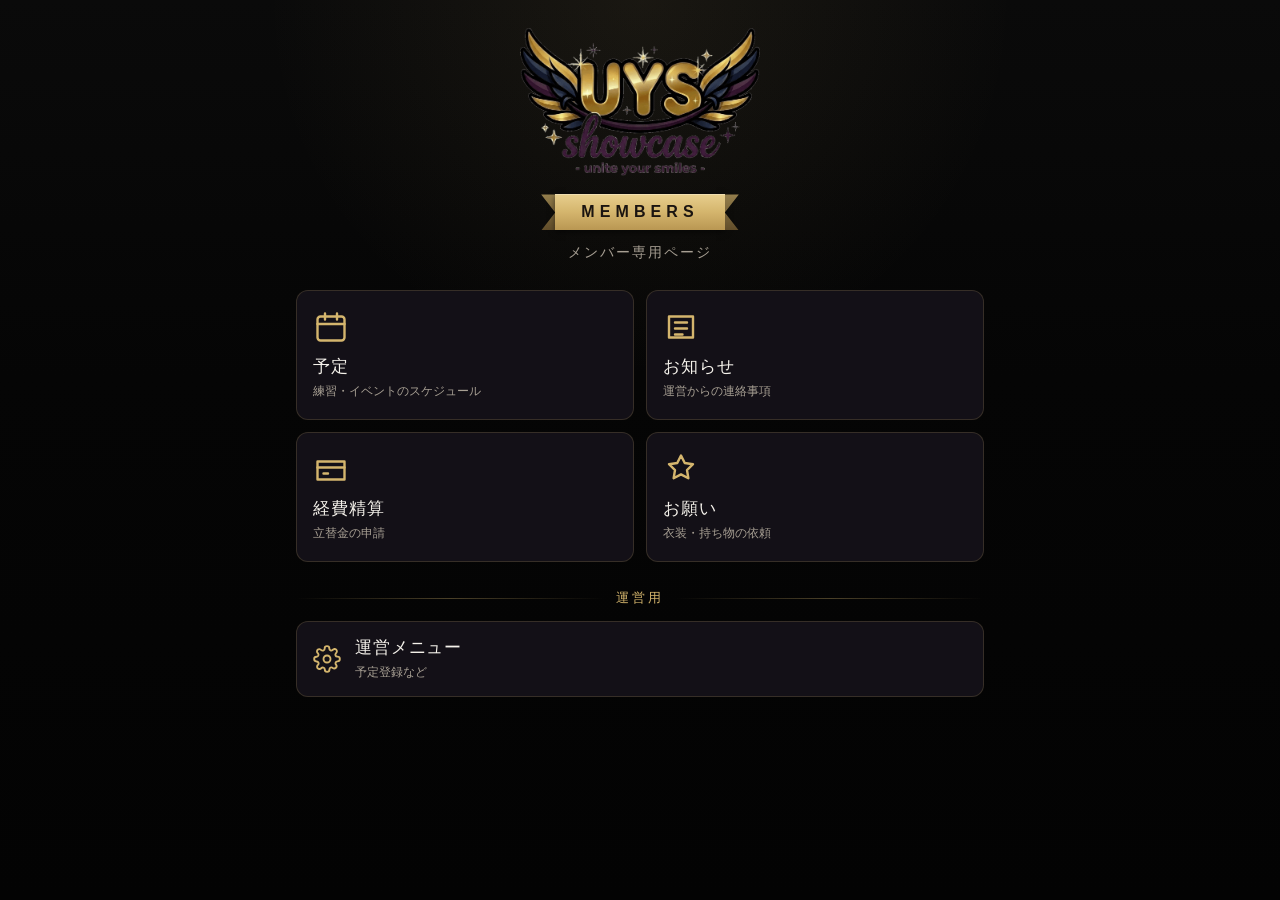
<file: members/index.html>
<!doctype html>
<html lang="ja">
<head>
  <meta charset="utf-8">
  <title>メンバー | UYSshowcase</title>
  <meta name="viewport" content="width=device-width, initial-scale=1">
  <meta name="robots" content="noindex, nofollow">
  <link rel="stylesheet" href="/members/_shared.css">
</head>
<body>
  <main>
    <header class="app-header">
      <img class="app-logo" src="/assets/logo.png" alt="UYSshowcase">
      <div class="ribbon-title">
        <span class="ribbon-inner">MEMBERS</span>
      </div>
      <p class="subtitle">メンバー専用ページ</p>
    </header>

    <section class="tiles">
      <a class="tile" href="/members/schedule/">
        <div class="tile-icon">
          <svg viewBox="0 0 24 24" fill="none" stroke="currentColor" stroke-width="1.6" stroke-linecap="round" stroke-linejoin="round">
            <rect x="3" y="5" width="18" height="16" rx="2"/>
            <path d="M3 10h18M8 3v4M16 3v4"/>
          </svg>
        </div>
        <div class="tile-body">
          <div class="tile-title">予定</div>
          <div class="tile-desc">練習・イベントのスケジュール</div>
        </div>
      </a>

      <a class="tile" href="/members/news/">
        <div class="tile-icon">
          <svg viewBox="0 0 24 24" fill="none" stroke="currentColor" stroke-width="1.6" stroke-linecap="round" stroke-linejoin="round">
            <path d="M4 5h16v14H4z"/>
            <path d="M8 9h8M8 13h8M8 17h5"/>
          </svg>
        </div>
        <div class="tile-body">
          <div class="tile-title">お知らせ</div>
          <div class="tile-desc">運営からの連絡事項</div>
        </div>
      </a>

      <a class="tile" href="/members/expense/">
        <div class="tile-icon">
          <svg viewBox="0 0 24 24" fill="none" stroke="currentColor" stroke-width="1.6" stroke-linecap="round" stroke-linejoin="round">
            <path d="M3 7h18v12H3z"/>
            <path d="M3 11h18M7 15h3"/>
          </svg>
        </div>
        <div class="tile-body">
          <div class="tile-title">経費精算</div>
          <div class="tile-desc">立替金の申請</div>
        </div>
      </a>

      <a class="tile" href="/members/request/">
        <div class="tile-icon">
          <svg viewBox="0 0 24 24" fill="none" stroke="currentColor" stroke-width="1.6" stroke-linecap="round" stroke-linejoin="round">
            <path d="M12 3l2.5 5 5.5.8-4 3.9.9 5.5L12 15.6 7.1 18.2 8 12.7 4 8.8 9.5 8z"/>
          </svg>
        </div>
        <div class="tile-body">
          <div class="tile-title">お願い</div>
          <div class="tile-desc">衣装・持ち物の依頼</div>
        </div>
      </a>
    </section>

    <section class="admin-section">
      <div class="section-label">運営用</div>
      <a class="tile tile-compact" href="/members/admin/">
        <div class="tile-icon">
          <svg viewBox="0 0 24 24" fill="none" stroke="currentColor" stroke-width="1.6" stroke-linecap="round" stroke-linejoin="round">
            <circle cx="12" cy="12" r="3"/>
            <path d="M19.4 15a1.7 1.7 0 00.3 1.8l.1.1a2 2 0 01-2.8 2.8l-.1-.1a1.7 1.7 0 00-1.8-.3 1.7 1.7 0 00-1 1.5V21a2 2 0 01-4 0v-.1a1.7 1.7 0 00-1.1-1.5 1.7 1.7 0 00-1.8.3l-.1.1a2 2 0 11-2.8-2.8l.1-.1a1.7 1.7 0 00.3-1.8 1.7 1.7 0 00-1.5-1H3a2 2 0 010-4h.1a1.7 1.7 0 001.5-1.1 1.7 1.7 0 00-.3-1.8l-.1-.1a2 2 0 112.8-2.8l.1.1a1.7 1.7 0 001.8.3h.1a1.7 1.7 0 001-1.5V3a2 2 0 014 0v.1a1.7 1.7 0 001 1.5 1.7 1.7 0 001.8-.3l.1-.1a2 2 0 112.8 2.8l-.1.1a1.7 1.7 0 00-.3 1.8v.1a1.7 1.7 0 001.5 1H21a2 2 0 010 4h-.1a1.7 1.7 0 00-1.5 1z"/>
          </svg>
        </div>
        <div class="tile-body">
          <div class="tile-title">運営メニュー</div>
          <div class="tile-desc">予定登録など</div>
        </div>
      </a>
    </section>
  </main>
</body>
</html>
</file>
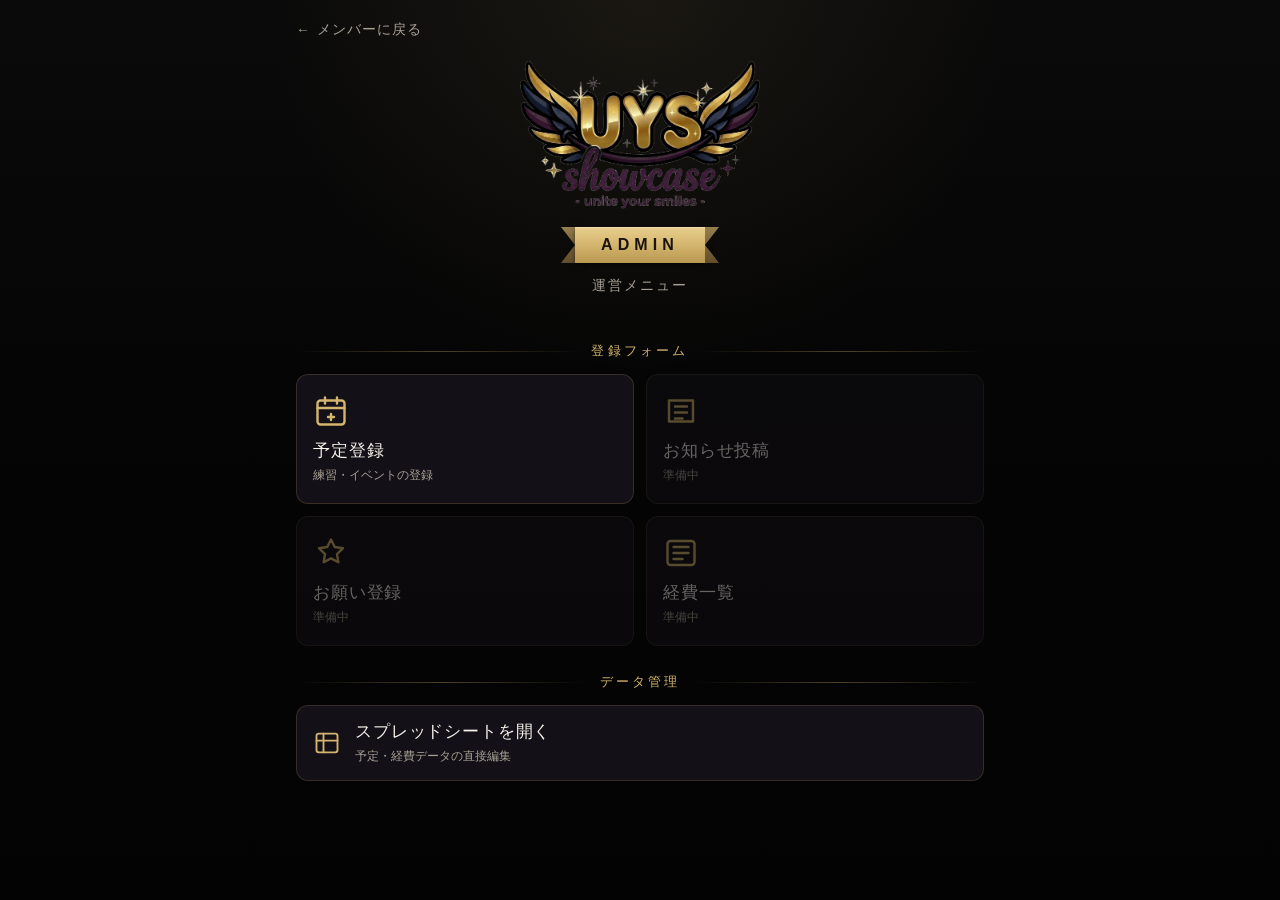
<file: members/admin/index.html>
<!doctype html>
<html lang="ja">
<head>
  <meta charset="utf-8">
  <title>運営メニュー | UYSshowcase</title>
  <meta name="viewport" content="width=device-width, initial-scale=1">
  <meta name="robots" content="noindex, nofollow">
  <link rel="stylesheet" href="/members/_shared.css">
</head>
<body>
  <main>
    <a class="back-link" href="/members/">メンバーに戻る</a>

    <header class="app-header">
      <img class="app-logo" src="/assets/logo.png" alt="UYSshowcase">
      <div class="ribbon-title">
        <span class="ribbon-inner">ADMIN</span>
      </div>
      <p class="subtitle">運営メニュー</p>
    </header>

    <div class="section-label">登録フォーム</div>
    <section class="tiles">
      <a class="tile" href="/members/admin/schedule/">
        <div class="tile-icon">
          <svg viewBox="0 0 24 24" fill="none" stroke="currentColor" stroke-width="1.6" stroke-linecap="round" stroke-linejoin="round">
            <rect x="3" y="5" width="18" height="16" rx="2"/>
            <path d="M3 10h18M8 3v4M16 3v4M12 14v4M10 16h4"/>
          </svg>
        </div>
        <div class="tile-body">
          <div class="tile-title">予定登録</div>
          <div class="tile-desc">練習・イベントの登録</div>
        </div>
      </a>

      <div class="tile" style="opacity: 0.4; pointer-events: none;">
        <div class="tile-icon">
          <svg viewBox="0 0 24 24" fill="none" stroke="currentColor" stroke-width="1.6" stroke-linecap="round" stroke-linejoin="round">
            <path d="M4 5h16v14H4z"/>
            <path d="M8 9h8M8 13h8M8 17h5"/>
          </svg>
        </div>
        <div class="tile-body">
          <div class="tile-title">お知らせ投稿</div>
          <div class="tile-desc">準備中</div>
        </div>
      </div>

      <div class="tile" style="opacity: 0.4; pointer-events: none;">
        <div class="tile-icon">
          <svg viewBox="0 0 24 24" fill="none" stroke="currentColor" stroke-width="1.6" stroke-linecap="round" stroke-linejoin="round">
            <path d="M12 3l2.5 5 5.5.8-4 3.9.9 5.5L12 15.6 7.1 18.2 8 12.7 4 8.8 9.5 8z"/>
          </svg>
        </div>
        <div class="tile-body">
          <div class="tile-title">お願い登録</div>
          <div class="tile-desc">準備中</div>
        </div>
      </div>

      <div class="tile" style="opacity: 0.4; pointer-events: none;">
        <div class="tile-icon">
          <svg viewBox="0 0 24 24" fill="none" stroke="currentColor" stroke-width="1.6" stroke-linecap="round" stroke-linejoin="round">
            <rect x="3" y="4" width="18" height="16" rx="2"/>
            <path d="M7 8h10M7 12h10M7 16h6"/>
          </svg>
        </div>
        <div class="tile-body">
          <div class="tile-title">経費一覧</div>
          <div class="tile-desc">準備中</div>
        </div>
      </div>
    </section>

    <div class="section-label">データ管理</div>
    <a class="tile tile-compact" target="_blank" rel="noopener"
       href="https://docs.google.com/spreadsheets/d/">
      <div class="tile-icon">
        <svg viewBox="0 0 24 24" fill="none" stroke="currentColor" stroke-width="1.6" stroke-linecap="round" stroke-linejoin="round">
          <rect x="3" y="4" width="18" height="16" rx="2"/>
          <path d="M3 10h18M9 4v16"/>
        </svg>
      </div>
      <div class="tile-body">
        <div class="tile-title">スプレッドシートを開く</div>
        <div class="tile-desc">予定・経費データの直接編集</div>
      </div>
    </a>
  </main>
</body>
</html>
</file>
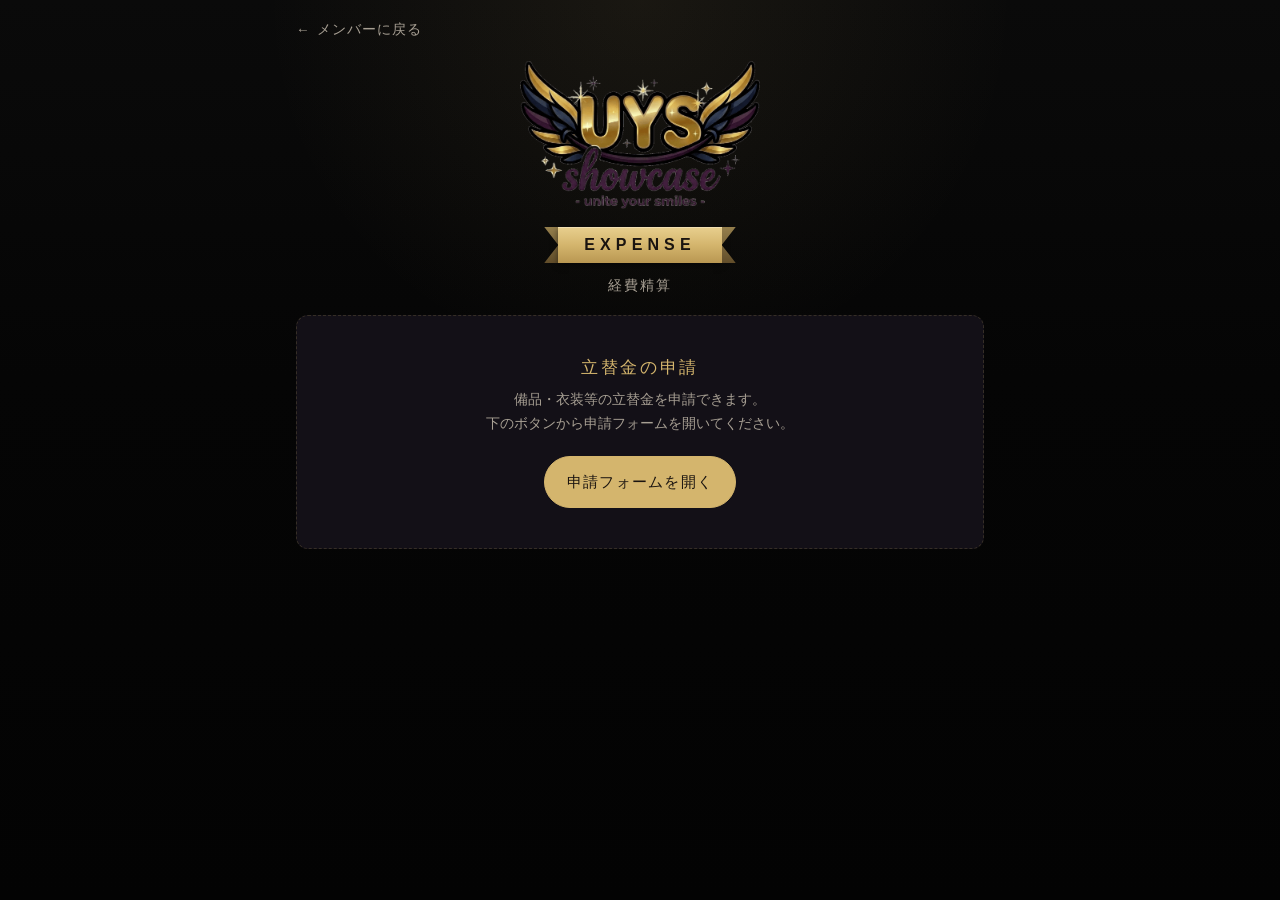
<file: members/expense/index.html>
<!doctype html>
<html lang="ja">
<head>
  <meta charset="utf-8">
  <title>経費精算 | UYSshowcase</title>
  <meta name="viewport" content="width=device-width, initial-scale=1">
  <meta name="robots" content="noindex, nofollow">
  <link rel="stylesheet" href="/members/_shared.css">
</head>
<body>
  <main>
    <a class="back-link" href="/members/">メンバーに戻る</a>

    <header class="app-header">
      <img class="app-logo" src="/assets/logo.png" alt="UYSshowcase">
      <div class="ribbon-title">
        <span class="ribbon-inner">EXPENSE</span>
      </div>
      <p class="subtitle">経費精算</p>
    </header>

    <div class="placeholder" style="padding: 40px 20px;">
      <h2>立替金の申請</h2>
      <p>
        備品・衣装等の立替金を申請できます。<br>
        下のボタンから申請フォームを開いてください。
      </p>
      <p style="margin-top: 20px;">
        <a class="btn btn-primary"
           href="https://script.google.com/macros/s/AKfycbx4YOxkoOk0A0nGLqcMKwL11ZUhxFdiy_wrlPgTasuuqClXIdNjFJxDoB4cXNawvW9x/exec"
           target="_blank" rel="noopener">
          申請フォームを開く
        </a>
      </p>
    </div>
  </main>
</body>
</html>
</file>
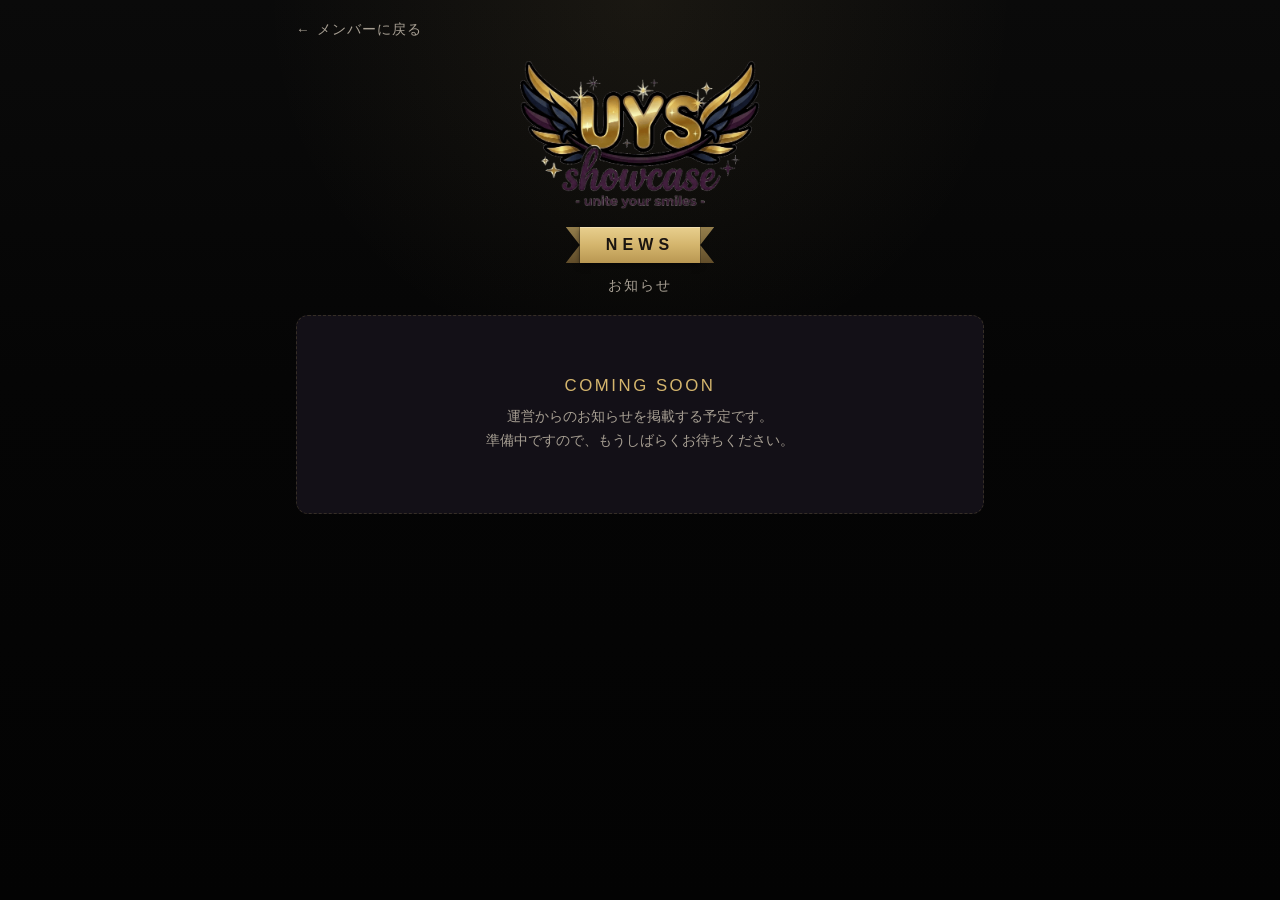
<file: members/news/index.html>
<!doctype html>
<html lang="ja">
<head>
  <meta charset="utf-8">
  <title>お知らせ | UYSshowcase</title>
  <meta name="viewport" content="width=device-width, initial-scale=1">
  <meta name="robots" content="noindex, nofollow">
  <link rel="stylesheet" href="/members/_shared.css">
</head>
<body>
  <main>
    <a class="back-link" href="/members/">メンバーに戻る</a>

    <header class="app-header">
      <img class="app-logo" src="/assets/logo.png" alt="UYSshowcase">
      <div class="ribbon-title">
        <span class="ribbon-inner">NEWS</span>
      </div>
      <p class="subtitle">お知らせ</p>
    </header>

    <div class="placeholder">
      <h2>COMING SOON</h2>
      <p>
        運営からのお知らせを掲載する予定です。<br>
        準備中ですので、もうしばらくお待ちください。
      </p>
    </div>
  </main>
</body>
</html>
</file>
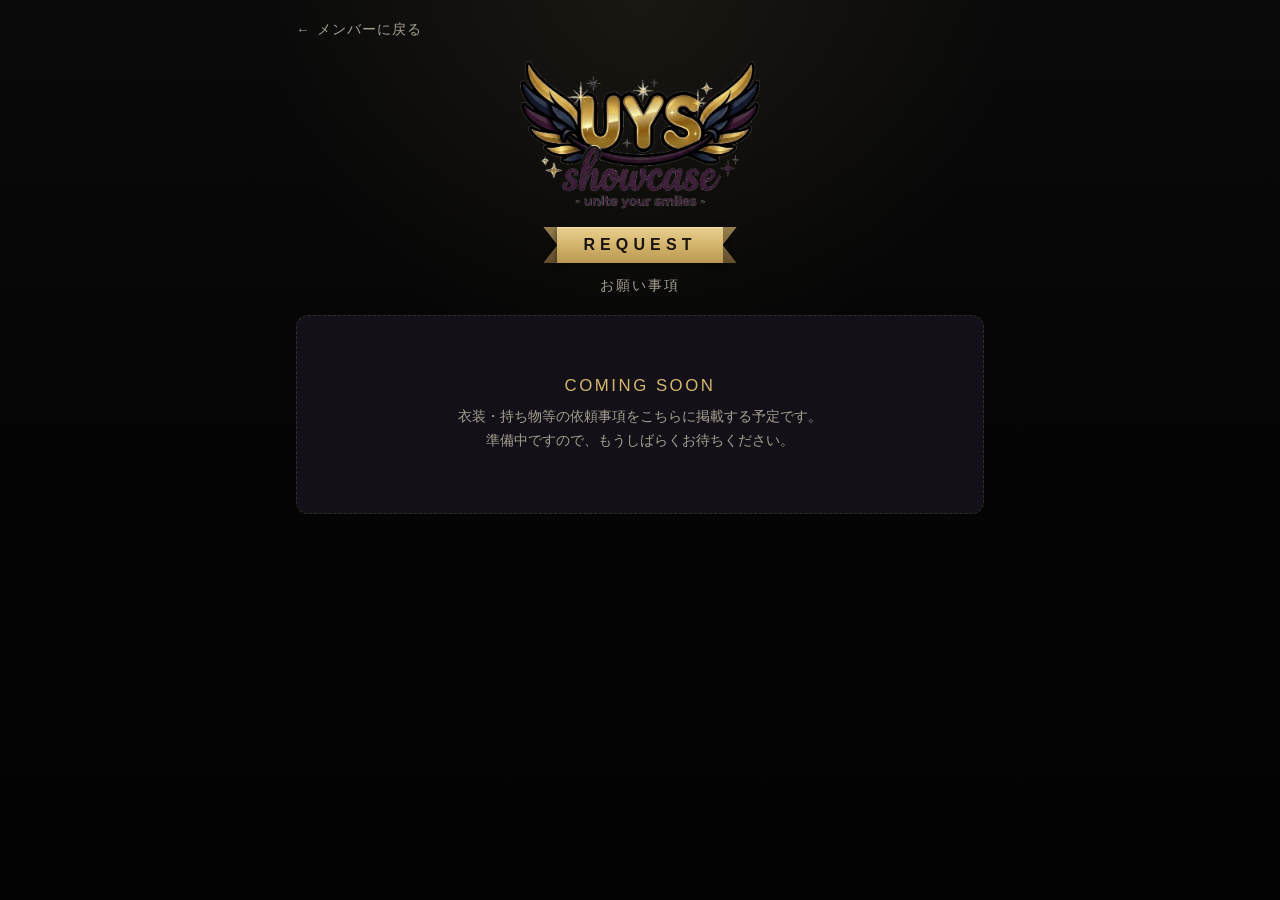
<file: members/request/index.html>
<!doctype html>
<html lang="ja">
<head>
  <meta charset="utf-8">
  <title>お願い | UYSshowcase</title>
  <meta name="viewport" content="width=device-width, initial-scale=1">
  <meta name="robots" content="noindex, nofollow">
  <link rel="stylesheet" href="/members/_shared.css">
</head>
<body>
  <main>
    <a class="back-link" href="/members/">メンバーに戻る</a>

    <header class="app-header">
      <img class="app-logo" src="/assets/logo.png" alt="UYSshowcase">
      <div class="ribbon-title">
        <span class="ribbon-inner">REQUEST</span>
      </div>
      <p class="subtitle">お願い事項</p>
    </header>

    <div class="placeholder">
      <h2>COMING SOON</h2>
      <p>
        衣装・持ち物等の依頼事項をこちらに掲載する予定です。<br>
        準備中ですので、もうしばらくお待ちください。
      </p>
    </div>
  </main>
</body>
</html>
</file>
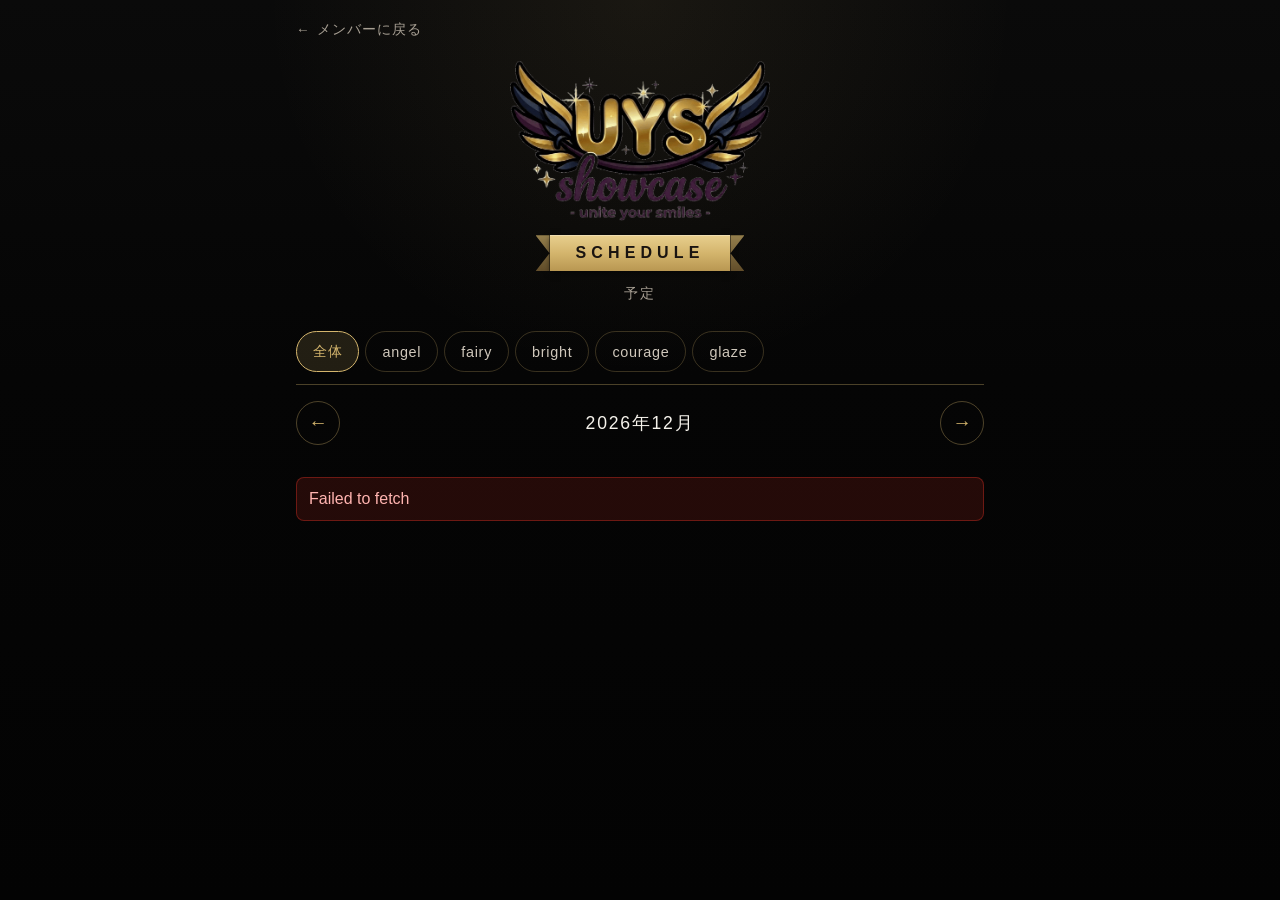
<file: members/schedule/index.html>
<!doctype html>
<html lang="ja">
<head>
  <meta charset="utf-8">
  <title>予定 | UYSshowcase</title>
  <meta name="viewport" content="width=device-width, initial-scale=1">
  <meta name="robots" content="noindex, nofollow">
  <link rel="stylesheet" href="/members/_shared.css">
  <style>
    :root {
      --bg: #050505;
      --bg-soft: #0d0d0d;
      --card: #131017;
      --text: #f5f2eb;
      --muted: #cfc7bb;
      --sub: #a79f93;
      --line: rgba(212, 181, 109, 0.34);
      --gold: #d4b56d;
      --gold-soft: rgba(212, 181, 109, 0.14);
      --purple: #7a4cb3;
      --purple-soft: rgba(122, 76, 179, 0.22);
      --shadow: rgba(0, 0, 0, 0.45);
    }

    * { box-sizing: border-box; }

    html, body {
      margin: 0;
      padding: 0;
      background:
        radial-gradient(circle at top, rgba(212, 181, 109, 0.08), transparent 34%),
        linear-gradient(180deg, #0a0a0a 0%, #050505 42%, #030303 100%);
      color: var(--text);
      font-family: -apple-system, BlinkMacSystemFont, "Hiragino Kaku Gothic ProN",
                   "Hiragino Sans", "Noto Sans JP", "Yu Gothic", Meiryo, sans-serif;
      -webkit-text-size-adjust: 100%;
      min-height: 100vh;
    }

    main {
      max-width: 720px;
      margin: 0 auto;
      padding: 20px 16px 60px;
    }

    .app-header {
      text-align: center;
      padding: 8px 0 16px;
    }

    .app-logo {
      display: block;
      width: 70%;
      max-width: 260px;
      height: auto;
      margin: 0 auto 6px;
    }

    .app-header h1 {
      margin: 6px 0 0;
      font-size: 1.05rem;
      font-weight: 500;
      letter-spacing: 0.2em;
      color: var(--gold);
    }

    .tabs {
      display: flex;
      gap: 6px;
      overflow-x: auto;
      padding: 12px 0;
      -webkit-overflow-scrolling: touch;
      scrollbar-width: none;
      border-bottom: 1px solid var(--line);
    }
    .tabs::-webkit-scrollbar { display: none; }

    .tab {
      flex: 0 0 auto;
      padding: 10px 16px;
      background: transparent;
      border: 1px solid rgba(212, 181, 109, 0.25);
      color: var(--muted);
      border-radius: 999px;
      font-size: 0.9rem;
      letter-spacing: 0.05em;
      cursor: pointer;
      white-space: nowrap;
      transition: background 0.15s, color 0.15s, border-color 0.15s;
    }
    .tab:hover { color: var(--text); }
    .tab.active {
      background: var(--gold-soft);
      border-color: var(--gold);
      color: var(--gold);
    }

    .month-nav {
      display: flex;
      align-items: center;
      justify-content: space-between;
      padding: 16px 0;
      gap: 12px;
    }

    .month-btn {
      width: 44px;
      height: 44px;
      border-radius: 50%;
      border: 1px solid rgba(212, 181, 109, 0.35);
      background: transparent;
      color: var(--gold);
      font-size: 1.2rem;
      cursor: pointer;
    }
    .month-btn:disabled { opacity: 0.3; cursor: not-allowed; }

    .month-label {
      font-size: 1.1rem;
      letter-spacing: 0.1em;
      color: var(--text);
    }

    .events {
      margin-top: 8px;
    }

    .event-group {
      margin-bottom: 20px;
    }

    .event-date {
      display: flex;
      align-items: baseline;
      gap: 10px;
      padding: 8px 0;
      border-bottom: 1px solid rgba(212, 181, 109, 0.18);
      margin-bottom: 8px;
    }
    .event-date .day {
      font-size: 1.5rem;
      font-weight: 600;
      color: var(--gold);
      letter-spacing: 0.05em;
    }
    .event-date .weekday {
      font-size: 0.9rem;
      color: var(--sub);
      letter-spacing: 0.1em;
    }
    .event-date.is-sun .day { color: #e88a8a; }
    .event-date.is-sat .day { color: #8ab0e8; }

    .event-card {
      background: var(--card);
      border: 1px solid rgba(212, 181, 109, 0.18);
      border-radius: 10px;
      padding: 14px;
      margin-bottom: 8px;
    }

    .event-time {
      font-size: 0.88rem;
      color: var(--gold);
      letter-spacing: 0.05em;
      margin-bottom: 4px;
    }
    .event-title {
      font-size: 1.05rem;
      margin: 2px 0 6px;
      color: var(--text);
    }
    .event-meta {
      font-size: 0.85rem;
      color: var(--muted);
      margin: 2px 0;
    }
    .event-meta .label {
      color: var(--sub);
      margin-right: 6px;
    }

    .team-chips {
      display: flex;
      flex-wrap: wrap;
      gap: 6px;
      margin-top: 8px;
    }
    .team-chip {
      font-size: 0.72rem;
      padding: 2px 10px;
      border-radius: 999px;
      background: var(--purple-soft);
      color: var(--text);
      border: 1px solid rgba(122, 76, 179, 0.4);
      letter-spacing: 0.05em;
    }
    .team-chip.all {
      background: var(--gold-soft);
      border-color: var(--gold);
      color: var(--gold);
    }

    .empty {
      text-align: center;
      padding: 40px 20px;
      color: var(--sub);
    }

    .loading {
      text-align: center;
      padding: 40px 20px;
      color: var(--muted);
    }

    .error {
      background: rgba(217, 48, 37, 0.15);
      border: 1px solid rgba(217, 48, 37, 0.4);
      color: #ffb4b0;
      padding: 12px;
      border-radius: 8px;
      margin: 16px 0;
    }
  </style>
</head>
<body>
  <main>
    <a class="back-link" href="/members/">メンバーに戻る</a>
    <header class="app-header">
      <img class="app-logo" src="/assets/logo.png" alt="UYSshowcase">
      <div class="ribbon-title"><span class="ribbon-inner">SCHEDULE</span></div>
      <p class="subtitle">予定</p>
    </header>

    <nav class="tabs" id="tabs"></nav>

    <div class="month-nav">
      <button class="month-btn" id="prev-month" aria-label="前月">←</button>
      <div class="month-label" id="month-label">―</div>
      <button class="month-btn" id="next-month" aria-label="次月">→</button>
    </div>

    <div id="content" class="events">
      <div class="loading">読み込み中…</div>
    </div>
  </main>

  <script>
    const API_URL = 'https://script.google.com/macros/s/AKfycbx4YOxkoOk0A0nGLqcMKwL11ZUhxFdiy_wrlPgTasuuqClXIdNjFJxDoB4cXNawvW9x/exec';
    const TEAMS = ['all', 'angel', 'fairy', 'bright', 'courage', 'glaze'];
    const TEAM_LABELS = {
      all: '全体',
      angel: 'angel',
      fairy: 'fairy',
      bright: 'bright',
      courage: 'courage',
      glaze: 'glaze',
    };

    const state = {
      team: 'all',
      year: new Date().getFullYear(),
      month: new Date().getMonth() + 1,
    };

    const savedTeam = localStorage.getItem('uys.schedule.team');
    if (savedTeam && TEAMS.indexOf(savedTeam) !== -1) state.team = savedTeam;

    function init() {
      renderTabs();
      bindMonthNav();
      render();
    }

    function renderTabs() {
      const el = document.getElementById('tabs');
      el.innerHTML = '';
      TEAMS.forEach(function (t) {
        const btn = document.createElement('button');
        btn.className = 'tab' + (t === state.team ? ' active' : '');
        btn.textContent = TEAM_LABELS[t];
        btn.addEventListener('click', function () {
          state.team = t;
          localStorage.setItem('uys.schedule.team', t);
          renderTabs();
          render();
        });
        el.appendChild(btn);
      });
    }

    function bindMonthNav() {
      document.getElementById('prev-month').addEventListener('click', function () {
        if (state.month === 1) { state.year--; state.month = 12; }
        else state.month--;
        render();
      });
      document.getElementById('next-month').addEventListener('click', function () {
        if (state.month === 12) { state.year++; state.month = 1; }
        else state.month++;
        render();
      });
    }

    const CACHE_PREFIX = 'uys.sched.cache.';
    const CACHE_TTL_MS = 5 * 60 * 1000; // 5分

    function cacheKey() {
      return CACHE_PREFIX + state.team + '.' + state.year + '.' + state.month;
    }

    function readCache() {
      try {
        const raw = localStorage.getItem(cacheKey());
        if (!raw) return null;
        const obj = JSON.parse(raw);
        if (!obj || !obj.t || !Array.isArray(obj.d)) return null;
        return obj;
      } catch (_) { return null; }
    }

    function writeCache(data) {
      try {
        localStorage.setItem(cacheKey(), JSON.stringify({ t: Date.now(), d: data }));
      } catch (_) {}
    }

    function render() {
      document.getElementById('month-label').textContent = state.year + '年' + state.month + '月';
      const content = document.getElementById('content');
      const key = cacheKey();
      const cached = readCache();
      let shownFromCache = false;
      if (cached) {
        renderEvents(cached.d);
        shownFromCache = true;
        if (Date.now() - cached.t < CACHE_TTL_MS) {
          // TTL内: 裏で取りに行かず終了
          return;
        }
      } else {
        content.innerHTML = '<div class="loading">読み込み中…</div>';
      }

      const url = API_URL + '?action=getSchedules&team=' + encodeURIComponent(state.team) +
        '&year=' + state.year + '&month=' + state.month;
      const currentKey = key;
      fetch(url)
        .then(function (r) { return r.json(); })
        .then(function (res) {
          if (!res.ok) throw new Error(res.error || '取得に失敗しました');
          // リクエスト中にタブ/月が変わっていたら破棄
          if (currentKey !== cacheKey()) return;
          const data = res.data || [];
          writeCache(data);
          renderEvents(data);
        })
        .catch(function (err) {
          if (shownFromCache) return; // キャッシュ表示済みなら黙って無視
          content.innerHTML = '<div class="error">' + escapeHtml(err.message || String(err)) + '</div>';
        });
    }

    function renderEvents(events) {
      const content = document.getElementById('content');
      if (!events.length) {
        content.innerHTML = '<div class="empty">この月の予定はまだありません。</div>';
        return;
      }
      const byDate = {};
      events.forEach(function (ev) {
        (byDate[ev.date] = byDate[ev.date] || []).push(ev);
      });
      const dates = Object.keys(byDate).sort();
      content.innerHTML = dates.map(function (d) {
        return renderGroup(d, byDate[d]);
      }).join('');
    }

    function renderGroup(dateStr, events) {
      const d = new Date(dateStr + 'T00:00:00');
      const wdNames = ['日', '月', '火', '水', '木', '金', '土'];
      const wd = d.getDay();
      const dateCls = 'event-date' + (wd === 0 ? ' is-sun' : wd === 6 ? ' is-sat' : '');
      const dayNum = d.getDate();
      const dateHtml = '<div class="' + dateCls + '">' +
        '<span class="day">' + dayNum + '</span>' +
        '<span class="weekday">' + wdNames[wd] + '曜日</span>' +
        '</div>';
      const cardsHtml = events.map(renderCard).join('');
      return '<div class="event-group">' + dateHtml + cardsHtml + '</div>';
    }

    function renderCard(ev) {
      const time = (ev.startTime || ev.endTime)
        ? (ev.startTime || '') + (ev.endTime ? ' - ' + ev.endTime : '')
        : '終日';
      const chips = (ev.teams && ev.teams.length)
        ? ev.teams.map(function (t) {
            const cls = (t === '全体') ? 'team-chip all' : 'team-chip';
            return '<span class="' + cls + '">' + escapeHtml(t) + '</span>';
          }).join('')
        : '<span class="team-chip all">全体</span>';
      const loc = ev.location
        ? '<div class="event-meta"><span class="label">場所</span>' + escapeHtml(ev.location) + '</div>'
        : '';
      const memo = ev.memo
        ? '<div class="event-meta"><span class="label">メモ</span>' + escapeHtml(ev.memo) + '</div>'
        : '';
      return '<div class="event-card">' +
        '<div class="event-time">' + escapeHtml(time) + '</div>' +
        '<div class="event-title">' + escapeHtml(ev.title) + '</div>' +
        loc + memo +
        '<div class="team-chips">' + chips + '</div>' +
        '</div>';
    }

    function escapeHtml(s) {
      return String(s).replace(/[&<>"']/g, function (c) {
        return { '&': '&amp;', '<': '&lt;', '>': '&gt;', '"': '&quot;', "'": '&#39;' }[c];
      });
    }

    init();
  </script>
</body>
</html>
</file>
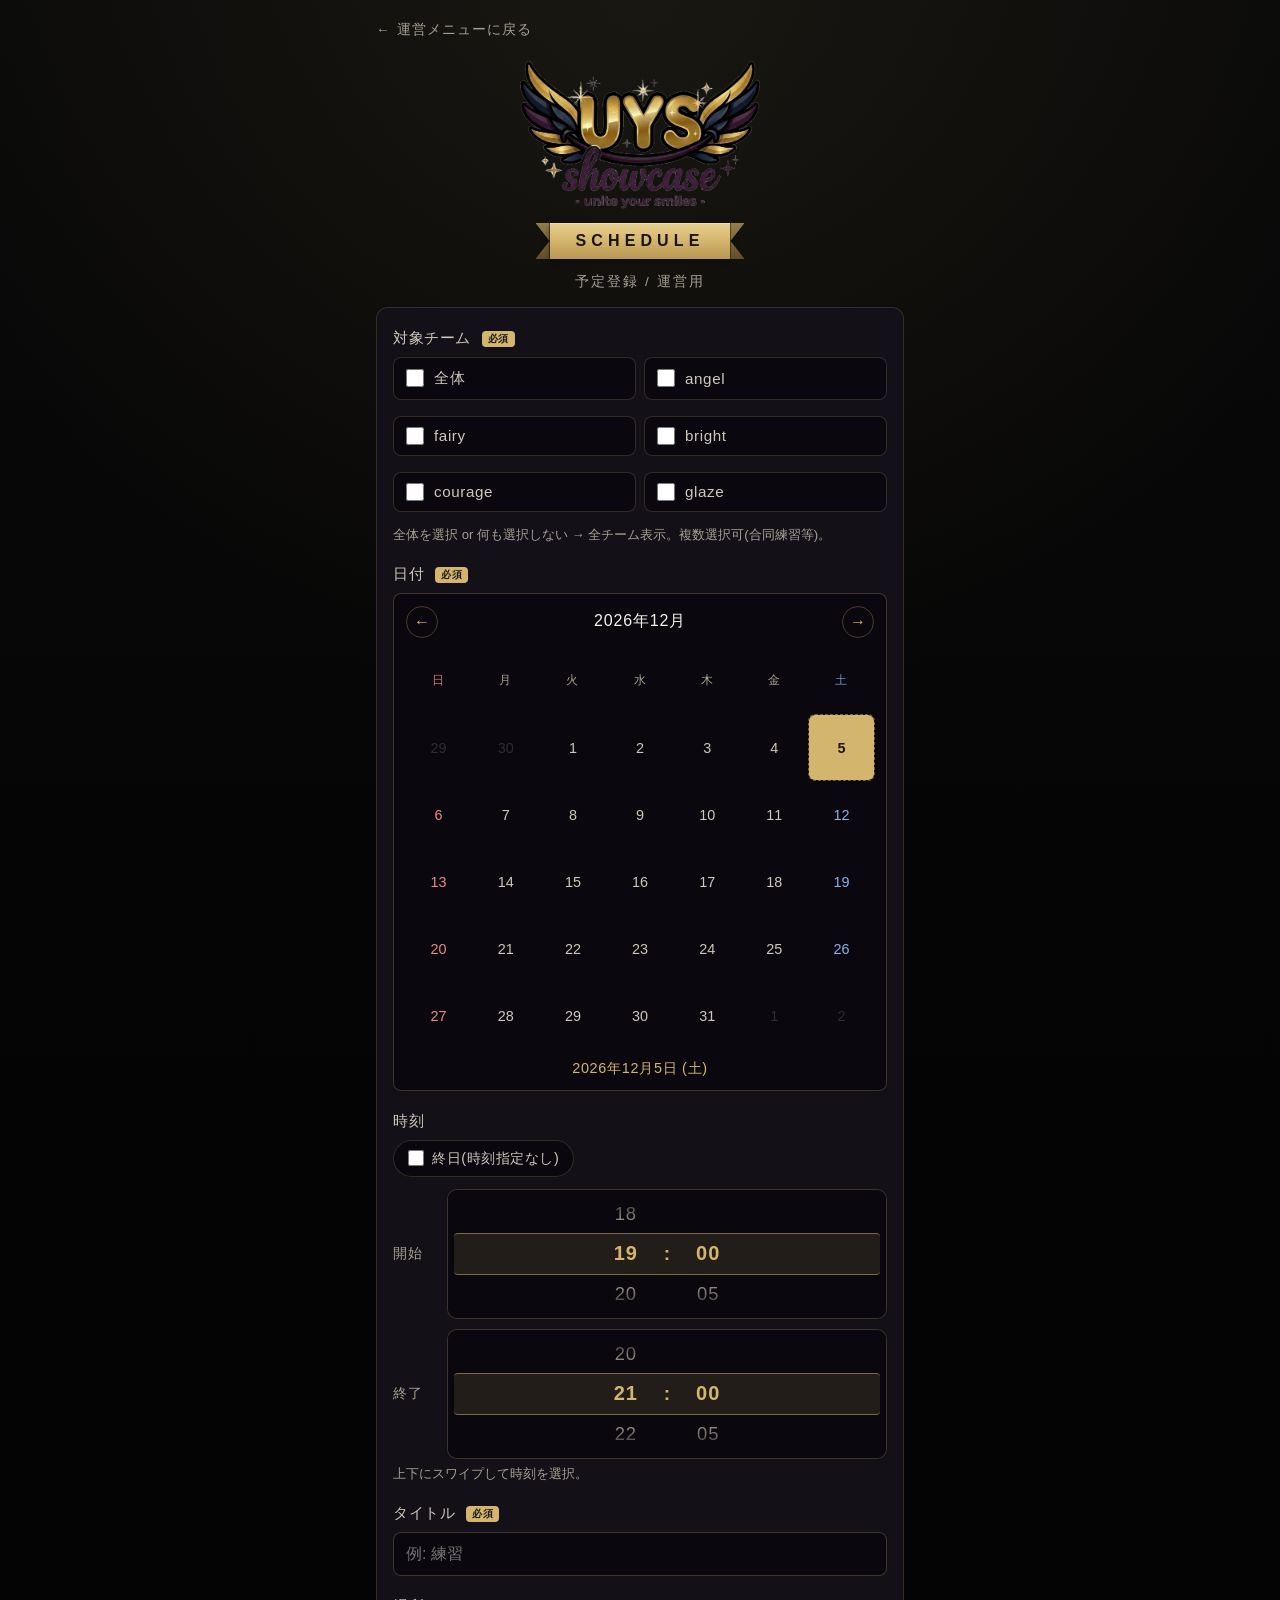
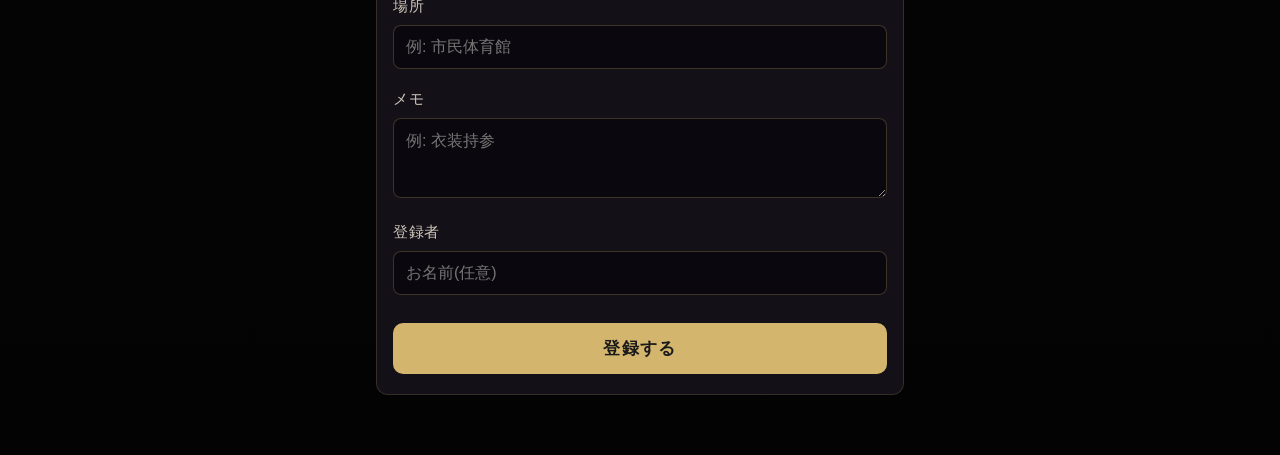
<file: members/admin/schedule/index.html>
<!doctype html>
<html lang="ja">
<head>
  <meta charset="utf-8">
  <title>予定登録 | UYSshowcase</title>
  <meta name="viewport" content="width=device-width, initial-scale=1">
  <meta name="robots" content="noindex, nofollow">
  <link rel="stylesheet" href="/members/_shared.css">
  <style>
    :root {
      --bg: #050505;
      --card: #131017;
      --text: #f5f2eb;
      --muted: #cfc7bb;
      --sub: #a79f93;
      --line: rgba(212, 181, 109, 0.34);
      --gold: #d4b56d;
      --gold-soft: rgba(212, 181, 109, 0.14);
      --purple: #7a4cb3;
      --purple-soft: rgba(122, 76, 179, 0.22);
      --error: #d93025;
      --success: #1e8e3e;
    }

    * { box-sizing: border-box; }
    [hidden] { display: none !important; }

    html, body {
      margin: 0;
      padding: 0;
      background:
        radial-gradient(circle at top, rgba(212, 181, 109, 0.08), transparent 34%),
        linear-gradient(180deg, #0a0a0a 0%, #050505 42%, #030303 100%);
      color: var(--text);
      font-family: -apple-system, BlinkMacSystemFont, "Hiragino Kaku Gothic ProN",
                   "Hiragino Sans", "Noto Sans JP", "Yu Gothic", Meiryo, sans-serif;
      font-size: 16px;
      -webkit-text-size-adjust: 100%;
      min-height: 100vh;
    }

    main {
      max-width: 560px;
      margin: 0 auto;
      padding: 20px 16px 60px;
    }

    .app-header {
      text-align: center;
      padding: 8px 0 16px;
    }

    .app-logo {
      display: block;
      width: 70%;
      max-width: 240px;
      height: auto;
      margin: 0 auto 6px;
    }

    .app-header h1 {
      margin: 6px 0 0;
      font-size: 1rem;
      font-weight: 500;
      letter-spacing: 0.2em;
      color: var(--gold);
    }

    .app-header .role {
      display: inline-block;
      margin-top: 8px;
      padding: 2px 10px;
      font-size: 0.7rem;
      letter-spacing: 0.12em;
      border: 1px solid var(--line);
      color: var(--gold);
      border-radius: 999px;
    }

    form {
      background: var(--card);
      border: 1px solid rgba(212, 181, 109, 0.18);
      border-radius: 12px;
      padding: 20px 16px;
    }

    .field {
      margin-bottom: 20px;
    }

    label {
      display: block;
      font-weight: 500;
      margin-bottom: 8px;
      font-size: 0.95rem;
      color: var(--muted);
      letter-spacing: 0.04em;
    }

    .req {
      display: inline-block;
      background: var(--gold);
      color: #1a1a1a;
      font-size: 0.65rem;
      padding: 1px 6px;
      border-radius: 4px;
      margin-left: 6px;
      font-weight: 600;
      vertical-align: middle;
      letter-spacing: 0.05em;
    }

    input[type="text"],
    select,
    textarea {
      width: 100%;
      padding: 12px;
      font-size: 1rem;
      background: #0a080e;
      border: 1px solid rgba(212, 181, 109, 0.25);
      border-radius: 8px;
      color: var(--text);
      font-family: inherit;
      -webkit-appearance: none;
      appearance: none;
    }

    select {
      background-image: url("data:image/svg+xml;charset=UTF-8,%3csvg xmlns='http://www.w3.org/2000/svg' width='12' height='8' viewBox='0 0 12 8'%3e%3cpath fill='%23d4b56d' d='M6 8L0 0h12z'/%3e%3c/svg%3e");
      background-repeat: no-repeat;
      background-position: right 14px center;
      padding-right: 36px;
    }

    input:focus, select:focus, textarea:focus {
      outline: none;
      border-color: var(--gold);
      box-shadow: 0 0 0 2px rgba(212, 181, 109, 0.18);
    }

    textarea { resize: vertical; }

    /* 時刻ドラムピッカー */
    .all-day-toggle {
      display: inline-flex;
      align-items: center;
      gap: 8px;
      padding: 8px 14px;
      background: #0a080e;
      border: 1px solid rgba(212, 181, 109, 0.2);
      border-radius: 999px;
      font-size: 0.9rem;
      color: var(--muted);
      cursor: pointer;
      margin-bottom: 12px;
      -webkit-user-select: none;
      user-select: none;
    }
    .all-day-toggle input {
      width: 16px;
      height: 16px;
      accent-color: var(--gold);
      margin: 0;
    }
    .all-day-toggle:has(input:checked) {
      background: var(--gold-soft);
      border-color: var(--gold);
      color: var(--gold);
    }

    .wheel-group.disabled {
      opacity: 0.35;
      pointer-events: none;
    }

    .wheel-row {
      display: flex;
      align-items: center;
      gap: 10px;
      margin-bottom: 10px;
    }
    .wheel-row:last-child { margin-bottom: 0; }
    .time-label {
      width: 44px;
      font-size: 0.85rem;
      color: var(--sub);
      letter-spacing: 0.08em;
      flex-shrink: 0;
    }

    .wheel-time {
      flex: 1;
      min-width: 0;
      display: flex;
      align-items: center;
      justify-content: center;
      gap: 4px;
      background: #0a080e;
      border: 1px solid rgba(212, 181, 109, 0.25);
      border-radius: 10px;
      padding: 4px 8px;
      position: relative;
      overflow: hidden;
    }
    /* 中央ハイライトバンド */
    .wheel-time::before {
      content: "";
      position: absolute;
      left: 6px;
      right: 6px;
      top: 50%;
      transform: translateY(-50%);
      height: 40px;
      background: rgba(212, 181, 109, 0.12);
      border-top: 1px solid rgba(212, 181, 109, 0.5);
      border-bottom: 1px solid rgba(212, 181, 109, 0.5);
      border-radius: 4px;
      pointer-events: none;
      z-index: 0;
    }
    /* 上下フェード */
    .wheel-time::after {
      content: "";
      position: absolute;
      inset: 0;
      background:
        linear-gradient(180deg,
          #0a080e 0%,
          rgba(10, 8, 14, 0.0) 28%,
          rgba(10, 8, 14, 0.0) 72%,
          #0a080e 100%);
      pointer-events: none;
      z-index: 2;
    }

    .wheel {
      width: 64px;
      height: 120px; /* 40px * 3 */
      overflow-y: scroll;
      scroll-snap-type: y mandatory;
      scrollbar-width: none;
      -ms-overflow-style: none;
      position: relative;
      z-index: 1;
      -webkit-overflow-scrolling: touch;
    }
    .wheel::-webkit-scrollbar { display: none; }
    .wheel ul {
      margin: 0;
      padding: 40px 0; /* 上下に1アイテム分のスペーサー */
      list-style: none;
    }
    .wheel li {
      height: 40px;
      display: flex;
      align-items: center;
      justify-content: center;
      font-size: 1.15rem;
      color: var(--sub);
      scroll-snap-align: center;
      scroll-snap-stop: always;
      cursor: pointer;
      font-variant-numeric: tabular-nums;
      letter-spacing: 0.05em;
      transition: color 0.12s;
    }
    .wheel li.active {
      color: var(--gold);
      font-weight: 600;
      font-size: 1.25rem;
    }

    .wheel-sep {
      color: var(--gold);
      font-size: 1.2rem;
      font-weight: 600;
      z-index: 1;
      padding: 0 2px;
    }

    /* カスタムカレンダー */
    .calendar {
      background: #0a080e;
      border: 1px solid rgba(212, 181, 109, 0.25);
      border-radius: 8px;
      padding: 12px;
    }
    .cal-header {
      display: flex;
      align-items: center;
      justify-content: space-between;
      margin-bottom: 10px;
    }
    .cal-title {
      font-size: 1rem;
      color: var(--text);
      letter-spacing: 0.05em;
    }
    .cal-nav-btn {
      width: 32px;
      height: 32px;
      border-radius: 50%;
      border: 1px solid rgba(212, 181, 109, 0.3);
      background: transparent;
      color: var(--gold);
      cursor: pointer;
      font-size: 1rem;
    }
    .cal-grid {
      display: grid;
      grid-template-columns: repeat(7, 1fr);
      gap: 2px;
    }
    .cal-cell {
      aspect-ratio: 1 / 1;
      display: flex;
      align-items: center;
      justify-content: center;
      font-size: 0.9rem;
      border-radius: 6px;
      cursor: pointer;
      user-select: none;
      color: var(--muted);
      background: transparent;
      border: none;
    }
    .cal-cell.header {
      cursor: default;
      color: var(--sub);
      font-size: 0.75rem;
      letter-spacing: 0.08em;
    }
    .cal-cell.header.sun { color: #c77878; }
    .cal-cell.header.sat { color: #6f90c5; }
    .cal-cell.other-month {
      color: rgba(255, 255, 255, 0.15);
    }
    .cal-cell.sun { color: #e88a8a; }
    .cal-cell.sat { color: #8ab0e8; }
    .cal-cell.today {
      outline: 1px dashed rgba(212, 181, 109, 0.5);
    }
    .cal-cell:hover:not(.header):not(.other-month) {
      background: rgba(212, 181, 109, 0.08);
    }
    .cal-cell.selected {
      background: var(--gold);
      color: #1a1a1a;
      font-weight: 600;
    }
    .cal-selected-label {
      margin-top: 10px;
      text-align: center;
      font-size: 0.9rem;
      color: var(--gold);
      letter-spacing: 0.05em;
    }

    .team-grid {
      display: grid;
      grid-template-columns: repeat(2, 1fr);
      gap: 8px;
    }

    .team-check {
      display: flex;
      align-items: center;
      gap: 10px;
      padding: 10px 12px;
      background: #0a080e;
      border: 1px solid rgba(212, 181, 109, 0.2);
      border-radius: 8px;
      cursor: pointer;
      font-size: 0.95rem;
      color: var(--muted);
      transition: border-color 0.15s, color 0.15s, background 0.15s;
    }

    .team-check input {
      width: 18px;
      height: 18px;
      accent-color: var(--gold);
      margin: 0;
    }

    .team-check:has(input:checked) {
      background: var(--gold-soft);
      border-color: var(--gold);
      color: var(--gold);
    }

    .hint {
      margin: 6px 0 0;
      font-size: 0.82rem;
      color: var(--sub);
    }

    .submit-btn {
      width: 100%;
      padding: 14px;
      background: var(--gold);
      color: #1a1a1a;
      font-size: 1.05rem;
      font-weight: 600;
      border: none;
      border-radius: 10px;
      cursor: pointer;
      letter-spacing: 0.08em;
      margin-top: 8px;
    }
    .submit-btn:disabled {
      opacity: 0.5;
      cursor: not-allowed;
    }

    .error-box {
      background: rgba(217, 48, 37, 0.15);
      border: 1px solid rgba(217, 48, 37, 0.4);
      color: #ffb4b0;
      padding: 12px;
      border-radius: 8px;
      margin-bottom: 16px;
      font-size: 0.9rem;
    }

    .success-screen {
      background: var(--card);
      border: 1px solid rgba(212, 181, 109, 0.18);
      border-radius: 12px;
      padding: 40px 24px;
      text-align: center;
    }

    .success-icon {
      width: 64px;
      height: 64px;
      line-height: 64px;
      border-radius: 50%;
      background: var(--success);
      color: #fff;
      font-size: 2rem;
      margin: 0 auto 16px;
    }

    .success-screen h2 {
      margin: 0 0 6px;
      color: var(--gold);
      font-weight: 500;
    }

    .success-screen p {
      margin: 0 0 24px;
      color: var(--muted);
    }

    .success-actions {
      display: flex;
      gap: 10px;
      justify-content: center;
      flex-wrap: wrap;
    }

    .secondary-btn {
      padding: 10px 18px;
      background: transparent;
      border: 1px solid var(--gold);
      border-radius: 8px;
      color: var(--gold);
      font-size: 0.95rem;
      cursor: pointer;
      letter-spacing: 0.05em;
    }
  </style>
</head>
<body>
  <main>
    <a class="back-link" href="/members/admin/">運営メニューに戻る</a>
    <header class="app-header">
      <img class="app-logo" src="/assets/logo.png" alt="UYSshowcase">
      <div class="ribbon-title"><span class="ribbon-inner">SCHEDULE</span></div>
      <p class="subtitle">予定登録 / 運営用</p>
    </header>

    <form id="schedule-form" novalidate>
      <div id="error-box" class="error-box" hidden></div>

      <div class="field">
        <label>対象チーム <span class="req">必須</span></label>
        <div class="team-grid">
          <label class="team-check"><input type="checkbox" name="team" value="全体">全体</label>
          <label class="team-check"><input type="checkbox" name="team" value="angel">angel</label>
          <label class="team-check"><input type="checkbox" name="team" value="fairy">fairy</label>
          <label class="team-check"><input type="checkbox" name="team" value="bright">bright</label>
          <label class="team-check"><input type="checkbox" name="team" value="courage">courage</label>
          <label class="team-check"><input type="checkbox" name="team" value="glaze">glaze</label>
        </div>
        <p class="hint">全体を選択 or 何も選択しない → 全チーム表示。複数選択可(合同練習等)。</p>
      </div>

      <div class="field">
        <label>日付 <span class="req">必須</span></label>
        <div class="calendar" id="calendar">
          <div class="cal-header">
            <button type="button" class="cal-nav-btn" id="cal-prev" aria-label="前月">←</button>
            <div class="cal-title" id="cal-title">―</div>
            <button type="button" class="cal-nav-btn" id="cal-next" aria-label="次月">→</button>
          </div>
          <div class="cal-grid" id="cal-grid"></div>
          <div class="cal-selected-label" id="cal-selected">未選択</div>
        </div>
        <input type="hidden" id="date" name="date">
      </div>

      <div class="field">
        <label>時刻</label>
        <label class="all-day-toggle">
          <input type="checkbox" id="all-day"> 終日(時刻指定なし)
        </label>
        <div class="wheel-group" id="wheel-group">
          <div class="wheel-row">
            <span class="time-label">開始</span>
            <div class="wheel-time">
              <div class="wheel" data-target="start" data-kind="hour"></div>
              <span class="wheel-sep">:</span>
              <div class="wheel" data-target="start" data-kind="minute"></div>
            </div>
          </div>
          <div class="wheel-row">
            <span class="time-label">終了</span>
            <div class="wheel-time">
              <div class="wheel" data-target="end" data-kind="hour"></div>
              <span class="wheel-sep">:</span>
              <div class="wheel" data-target="end" data-kind="minute"></div>
            </div>
          </div>
        </div>
        <input type="hidden" id="startTime" name="startTime" value="19:00">
        <input type="hidden" id="endTime" name="endTime" value="21:00">
        <p class="hint">上下にスワイプして時刻を選択。</p>
      </div>

      <div class="field">
        <label for="title">タイトル <span class="req">必須</span></label>
        <input type="text" id="title" name="title" placeholder="例: 練習" required>
      </div>

      <div class="field">
        <label for="location">場所</label>
        <input type="text" id="location" name="location" placeholder="例: 市民体育館">
      </div>

      <div class="field">
        <label for="memo">メモ</label>
        <textarea id="memo" name="memo" rows="3" placeholder="例: 衣装持参"></textarea>
      </div>

      <div class="field">
        <label for="registrar">登録者</label>
        <input type="text" id="registrar" name="registrar" placeholder="お名前(任意)">
      </div>

      <button type="submit" id="submit-btn" class="submit-btn">登録する</button>
    </form>

    <div id="success" class="success-screen" hidden>
      <div class="success-icon">✓</div>
      <h2>登録しました</h2>
      <p id="success-msg"></p>
      <div class="success-actions">
        <button type="button" id="reset-btn" class="secondary-btn">続けて登録</button>
        <a href="../../schedule/" class="secondary-btn" style="text-decoration:none;display:inline-block;">予定一覧を見る</a>
      </div>
    </div>
  </main>

  <script>
    const API_URL = 'https://script.google.com/macros/s/AKfycbx4YOxkoOk0A0nGLqcMKwL11ZUhxFdiy_wrlPgTasuuqClXIdNjFJxDoB4cXNawvW9x/exec';

    const form = document.getElementById('schedule-form');
    const errorBox = document.getElementById('error-box');
    const submitBtn = document.getElementById('submit-btn');
    const success = document.getElementById('success');
    const successMsg = document.getElementById('success-msg');
    const resetBtn = document.getElementById('reset-btn');

    // --- カレンダー ---
    const calState = {
      viewYear: new Date().getFullYear(),
      viewMonth: new Date().getMonth() + 1,
      selected: toISODate(new Date()),
    };
    function toISODate(d) {
      return d.getFullYear() + '-' +
        String(d.getMonth() + 1).padStart(2, '0') + '-' +
        String(d.getDate()).padStart(2, '0');
    }
    function renderCalendar() {
      const year = calState.viewYear;
      const month = calState.viewMonth;
      document.getElementById('cal-title').textContent = year + '年' + month + '月';
      const grid = document.getElementById('cal-grid');
      grid.innerHTML = '';
      const wdNames = ['日', '月', '火', '水', '木', '金', '土'];
      wdNames.forEach(function (w, i) {
        const h = document.createElement('div');
        h.className = 'cal-cell header' + (i === 0 ? ' sun' : i === 6 ? ' sat' : '');
        h.textContent = w;
        grid.appendChild(h);
      });
      const firstDay = new Date(year, month - 1, 1);
      const startWd = firstDay.getDay();
      const daysInMonth = new Date(year, month, 0).getDate();
      const prevDays = new Date(year, month - 1, 0).getDate();
      const todayIso = toISODate(new Date());

      for (let i = 0; i < startWd; i++) {
        const n = prevDays - startWd + i + 1;
        const c = document.createElement('button');
        c.type = 'button';
        c.className = 'cal-cell other-month';
        c.textContent = n;
        c.disabled = true;
        grid.appendChild(c);
      }
      for (let d = 1; d <= daysInMonth; d++) {
        const iso = year + '-' + String(month).padStart(2, '0') + '-' + String(d).padStart(2, '0');
        const wd = new Date(year, month - 1, d).getDay();
        const c = document.createElement('button');
        c.type = 'button';
        c.className = 'cal-cell' + (wd === 0 ? ' sun' : wd === 6 ? ' sat' : '') +
          (iso === todayIso ? ' today' : '') +
          (iso === calState.selected ? ' selected' : '');
        c.textContent = d;
        c.addEventListener('click', function () { selectDate(iso); });
        grid.appendChild(c);
      }
      const totalCells = startWd + daysInMonth;
      const remain = (7 - (totalCells % 7)) % 7;
      for (let i = 0; i < remain; i++) {
        const c = document.createElement('button');
        c.type = 'button';
        c.className = 'cal-cell other-month';
        c.textContent = i + 1;
        c.disabled = true;
        grid.appendChild(c);
      }
      updateSelectedLabel();
    }
    function selectDate(iso) {
      calState.selected = iso;
      document.getElementById('date').value = iso;
      renderCalendar();
    }
    function updateSelectedLabel() {
      const iso = calState.selected;
      const d = new Date(iso + 'T00:00:00');
      const wdNames = ['日', '月', '火', '水', '木', '金', '土'];
      document.getElementById('cal-selected').textContent =
        iso ? (d.getFullYear() + '年' + (d.getMonth() + 1) + '月' + d.getDate() + '日 (' + wdNames[d.getDay()] + ')') : '未選択';
    }
    document.getElementById('cal-prev').addEventListener('click', function () {
      if (calState.viewMonth === 1) { calState.viewYear--; calState.viewMonth = 12; }
      else calState.viewMonth--;
      renderCalendar();
    });
    document.getElementById('cal-next').addEventListener('click', function () {
      if (calState.viewMonth === 12) { calState.viewYear++; calState.viewMonth = 1; }
      else calState.viewMonth++;
      renderCalendar();
    });
    // 初期値を当日に
    document.getElementById('date').value = calState.selected;
    renderCalendar();

    // --- 時刻ドラムピッカー ---
    const ITEM_H = 40;
    const HOURS = Array.from({ length: 24 }, function (_, i) { return String(i).padStart(2, '0'); });
    const MINUTES = [];
    for (let m = 0; m < 60; m += 5) MINUTES.push(String(m).padStart(2, '0'));

    const timeState = {
      start: { hour: '19', minute: '00' },
      end: { hour: '21', minute: '00' },
      allDay: false,
    };

    function buildWheel(wheel) {
      const kind = wheel.dataset.kind;
      const values = kind === 'hour' ? HOURS : MINUTES;
      const ul = document.createElement('ul');
      values.forEach(function (v) {
        const li = document.createElement('li');
        li.textContent = v;
        li.dataset.value = v;
        li.addEventListener('click', function () {
          scrollToValue(wheel, v, true);
        });
        ul.appendChild(li);
      });
      wheel.innerHTML = '';
      wheel.appendChild(ul);
    }

    function indexOfValue(wheel, value) {
      const values = wheel.dataset.kind === 'hour' ? HOURS : MINUTES;
      const i = values.indexOf(value);
      return i < 0 ? 0 : i;
    }

    function scrollToValue(wheel, value, smooth) {
      const idx = indexOfValue(wheel, value);
      wheel.scrollTo({ top: idx * ITEM_H, behavior: smooth ? 'smooth' : 'auto' });
      highlightWheel(wheel, idx);
    }

    function highlightWheel(wheel, idx) {
      const items = wheel.querySelectorAll('li');
      items.forEach(function (li, i) {
        li.classList.toggle('active', i === idx);
      });
    }

    function currentIndex(wheel) {
      return Math.round(wheel.scrollTop / ITEM_H);
    }

    function currentValue(wheel) {
      const values = wheel.dataset.kind === 'hour' ? HOURS : MINUTES;
      const idx = Math.max(0, Math.min(values.length - 1, currentIndex(wheel)));
      return values[idx];
    }

    function commitWheel(wheel) {
      const target = wheel.dataset.target;
      const kind = wheel.dataset.kind;
      const v = currentValue(wheel);
      timeState[target][kind] = v;
      const idx = indexOfValue(wheel, v);
      highlightWheel(wheel, idx);
      // 位置ズレ補正
      const exact = idx * ITEM_H;
      if (Math.abs(wheel.scrollTop - exact) > 0.5) {
        wheel.scrollTo({ top: exact, behavior: 'smooth' });
      }
      updateHiddenInputs();
    }

    function updateHiddenInputs() {
      const s = timeState.start, e = timeState.end;
      if (timeState.allDay) {
        document.getElementById('startTime').value = '';
        document.getElementById('endTime').value = '';
      } else {
        document.getElementById('startTime').value = s.hour + ':' + s.minute;
        document.getElementById('endTime').value = e.hour + ':' + e.minute;
      }
    }

    const wheels = document.querySelectorAll('.wheel');
    wheels.forEach(function (wheel) {
      buildWheel(wheel);
      const target = wheel.dataset.target;
      const kind = wheel.dataset.kind;
      scrollToValue(wheel, timeState[target][kind], false);

      let settleTimer = null;
      wheel.addEventListener('scroll', function () {
        const idx = currentIndex(wheel);
        highlightWheel(wheel, idx);
        if (settleTimer) clearTimeout(settleTimer);
        settleTimer = setTimeout(function () { commitWheel(wheel); }, 120);
      });
    });

    // 初期化時にスクロール位置を確実に合わせる(Safari対策)
    requestAnimationFrame(function () {
      wheels.forEach(function (wheel) {
        const target = wheel.dataset.target;
        const kind = wheel.dataset.kind;
        scrollToValue(wheel, timeState[target][kind], false);
      });
    });

    // 終日トグル
    const allDayChk = document.getElementById('all-day');
    const wheelGroup = document.getElementById('wheel-group');
    allDayChk.addEventListener('change', function () {
      timeState.allDay = allDayChk.checked;
      wheelGroup.classList.toggle('disabled', allDayChk.checked);
      updateHiddenInputs();
    });

    updateHiddenInputs();

    // 登録者名の記憶
    const savedRegistrar = localStorage.getItem('uys.schedule.registrar');
    if (savedRegistrar) document.getElementById('registrar').value = savedRegistrar;

    form.addEventListener('submit', onSubmit);
    resetBtn.addEventListener('click', resetToForm);

    function onSubmit(e) {
      e.preventDefault();
      hideError();

      const teams = Array.from(document.querySelectorAll('input[name="team"]:checked'))
        .map(function (el) { return el.value; });
      const date = document.getElementById('date').value;
      const startTime = document.getElementById('startTime').value;
      const endTime = document.getElementById('endTime').value;
      const title = document.getElementById('title').value.trim();
      const location = document.getElementById('location').value.trim();
      const memo = document.getElementById('memo').value.trim();
      const registrar = document.getElementById('registrar').value.trim();

      const err = validate({ date, title, startTime, endTime });
      if (err) return showError(err);

      if (registrar) localStorage.setItem('uys.schedule.registrar', registrar);

      setSubmitting(true);

      const body = JSON.stringify({
        action: 'createSchedule',
        payload: { teams, date, startTime, endTime, title, location, memo, registrar },
      });

      fetch(API_URL, {
        method: 'POST',
        headers: { 'Content-Type': 'text/plain;charset=utf-8' },
        body: body,
      })
        .then(function (r) { return r.json(); })
        .then(function (res) {
          setSubmitting(false);
          if (!res.ok) throw new Error(res.error || '登録に失敗しました');
          showSuccess(title, date);
        })
        .catch(function (err) {
          setSubmitting(false);
          showError(err.message || '登録に失敗しました');
        });
    }

    function validate(v) {
      if (!v.date) return '日付を入力してください。';
      if (!v.title) return 'タイトルを入力してください。';
      if (v.startTime && v.endTime && v.startTime >= v.endTime) {
        return '終了時刻は開始時刻より後にしてください。';
      }
      return null;
    }

    function setSubmitting(s) {
      submitBtn.disabled = s;
      submitBtn.textContent = s ? '送信中…' : '登録する';
    }

    function showError(msg) {
      errorBox.textContent = msg;
      errorBox.hidden = false;
      errorBox.scrollIntoView({ behavior: 'smooth', block: 'center' });
    }
    function hideError() {
      errorBox.hidden = true;
      errorBox.textContent = '';
    }

    function showSuccess(title, date) {
      successMsg.textContent = date + ' 「' + title + '」を登録しました。';
      form.hidden = true;
      success.hidden = false;
      window.scrollTo({ top: 0, behavior: 'smooth' });
    }

    function resetToForm() {
      form.reset();
      // カレンダー・日付を当日に戻す
      const today = new Date();
      calState.viewYear = today.getFullYear();
      calState.viewMonth = today.getMonth() + 1;
      calState.selected = toISODate(today);
      document.getElementById('date').value = calState.selected;
      renderCalendar();
      // 時刻をデフォルトに戻す
      timeState.start = { hour: '19', minute: '00' };
      timeState.end = { hour: '21', minute: '00' };
      timeState.allDay = false;
      allDayChk.checked = false;
      wheelGroup.classList.remove('disabled');
      wheels.forEach(function (wheel) {
        const t = wheel.dataset.target, k = wheel.dataset.kind;
        scrollToValue(wheel, timeState[t][k], false);
      });
      updateHiddenInputs();
      // 登録者は残す
      const r = localStorage.getItem('uys.schedule.registrar');
      if (r) document.getElementById('registrar').value = r;
      hideError();
      form.hidden = false;
      success.hidden = true;
      window.scrollTo({ top: 0, behavior: 'smooth' });
    }
  </script>
</body>
</html>
</file>
<file: members/_shared.css>
/* UYSshowcase メンバーページ共通スタイル */
:root {
  --bg: #050505;
  --bg-soft: #0d0d0d;
  --card: #131017;
  --card-hover: #1a161f;
  --text: #f5f2eb;
  --muted: #cfc7bb;
  --sub: #a79f93;
  --line: rgba(212, 181, 109, 0.34);
  --line-soft: rgba(212, 181, 109, 0.18);
  --gold: #d4b56d;
  --gold-bright: #e8cf8e;
  --gold-soft: rgba(212, 181, 109, 0.14);
  --purple: #7a4cb3;
  --purple-soft: rgba(122, 76, 179, 0.22);
  --shadow: rgba(0, 0, 0, 0.45);
}

* { box-sizing: border-box; }
[hidden] { display: none !important; }

html, body {
  margin: 0;
  padding: 0;
  background:
    radial-gradient(circle at top, rgba(212, 181, 109, 0.08), transparent 34%),
    linear-gradient(180deg, #0a0a0a 0%, #050505 42%, #030303 100%);
  color: var(--text);
  font-family: -apple-system, BlinkMacSystemFont, "Hiragino Kaku Gothic ProN",
               "Hiragino Sans", "Noto Sans JP", "Yu Gothic", Meiryo, sans-serif;
  -webkit-text-size-adjust: 100%;
  min-height: 100vh;
}

main {
  max-width: 720px;
  margin: 0 auto;
  padding: 20px 16px 80px;
}

a { color: inherit; text-decoration: none; }

/* --- ヘッダー (ロゴ + リボンタイトル) --- */
.app-header {
  text-align: center;
  padding: 8px 0 20px;
}

.app-logo {
  display: block;
  width: 60%;
  max-width: 240px;
  height: auto;
  margin: 0 auto 10px;
}

/* リボン風タイトル (旗/バナー) */
.ribbon-title {
  display: inline-block;
  position: relative;
  margin: 8px auto 0;
  padding: 0;
  font-size: 1rem;
  letter-spacing: 0.32em;
  line-height: 1;
}
.ribbon-inner {
  display: inline-block;
  padding: 10px 26px;
  background: linear-gradient(180deg, var(--gold-bright) 0%, var(--gold) 50%, #b99752 100%);
  color: #1a1410;
  font-weight: 600;
  position: relative;
  box-shadow:
    0 2px 6px rgba(0,0,0,0.5),
    inset 0 1px 0 rgba(255,255,255,0.3);
}
/* 左右のノッチ (旗のV字カット) */
.ribbon-title::before,
.ribbon-title::after {
  content: "";
  position: absolute;
  top: 0;
  width: 14px;
  height: 100%;
  background: linear-gradient(180deg, var(--gold) 0%, #8c6f3c 100%);
  filter: brightness(0.7);
}
.ribbon-title::before {
  left: -14px;
  clip-path: polygon(0 0, 100% 0, 100% 100%, 0 100%, 100% 50%);
}
.ribbon-title::after {
  right: -14px;
  clip-path: polygon(0 0, 100% 0, 0 50%, 100% 100%, 0 100%);
}

.subtitle {
  margin: 14px 0 0;
  font-size: 0.85rem;
  color: var(--sub);
  letter-spacing: 0.15em;
}

/* --- セクションラベル (金の横線付き) --- */
.section-label {
  display: flex;
  align-items: center;
  gap: 12px;
  margin: 28px 0 14px;
  font-size: 0.8rem;
  letter-spacing: 0.25em;
  color: var(--gold);
  text-transform: uppercase;
}
.section-label::before,
.section-label::after {
  content: "";
  flex: 1;
  height: 1px;
  background: linear-gradient(90deg, transparent, var(--line), transparent);
}

/* --- タイル --- */
.tiles {
  display: grid;
  grid-template-columns: repeat(2, 1fr);
  gap: 12px;
  margin-top: 8px;
}

.tile {
  display: flex;
  flex-direction: column;
  gap: 10px;
  padding: 18px 16px;
  background: var(--card);
  border: 1px solid var(--line-soft);
  border-radius: 12px;
  color: var(--text);
  min-height: 130px;
  transition: border-color 0.18s, background 0.18s, transform 0.18s;
  position: relative;
  overflow: hidden;
}
.tile::after {
  content: "";
  position: absolute;
  inset: 0;
  background: radial-gradient(circle at top right, var(--gold-soft), transparent 55%);
  opacity: 0;
  transition: opacity 0.25s;
  pointer-events: none;
}
.tile:hover,
.tile:active {
  border-color: var(--gold);
  background: var(--card-hover);
  transform: translateY(-1px);
}
.tile:hover::after { opacity: 1; }

.tile-icon {
  width: 36px;
  height: 36px;
  color: var(--gold);
  display: flex;
  align-items: center;
  justify-content: center;
}
.tile-icon svg {
  width: 100%;
  height: 100%;
}

.tile-body { }
.tile-title {
  font-size: 1.05rem;
  color: var(--text);
  margin-bottom: 4px;
  letter-spacing: 0.05em;
}
.tile-desc {
  font-size: 0.78rem;
  color: var(--sub);
  line-height: 1.5;
}

/* 横長タイル */
.tile-compact {
  flex-direction: row;
  align-items: center;
  gap: 14px;
  min-height: 0;
  padding: 14px 16px;
}
.tile-compact .tile-icon {
  width: 28px;
  height: 28px;
  flex-shrink: 0;
}

/* --- リスト型コンテンツ (お知らせ等) --- */
.list-card {
  background: var(--card);
  border: 1px solid var(--line-soft);
  border-radius: 12px;
  padding: 16px;
  margin-bottom: 10px;
}
.list-card-meta {
  font-size: 0.75rem;
  color: var(--gold);
  letter-spacing: 0.08em;
  margin-bottom: 6px;
}
.list-card-title {
  font-size: 1rem;
  color: var(--text);
  margin: 0 0 6px;
  letter-spacing: 0.03em;
}
.list-card-body {
  font-size: 0.88rem;
  color: var(--muted);
  line-height: 1.6;
}

/* --- ソフトなメッセージ / 準備中 --- */
.placeholder {
  text-align: center;
  padding: 60px 20px;
  color: var(--sub);
  background: var(--card);
  border: 1px dashed var(--line-soft);
  border-radius: 12px;
}
.placeholder h2 {
  margin: 0 0 8px;
  font-size: 1.05rem;
  color: var(--gold);
  font-weight: 500;
  letter-spacing: 0.15em;
}
.placeholder p {
  margin: 0;
  font-size: 0.9rem;
  line-height: 1.7;
}

/* --- 戻るリンク --- */
.back-link {
  display: inline-flex;
  align-items: center;
  gap: 6px;
  margin-bottom: 14px;
  font-size: 0.85rem;
  color: var(--sub);
  letter-spacing: 0.08em;
  transition: color 0.15s;
}
.back-link:hover { color: var(--gold); }
.back-link::before { content: "←"; }

/* --- ボタン --- */
.btn {
  display: inline-flex;
  align-items: center;
  justify-content: center;
  gap: 8px;
  padding: 12px 22px;
  border: 1px solid var(--gold);
  background: transparent;
  color: var(--gold);
  border-radius: 999px;
  font-size: 0.95rem;
  letter-spacing: 0.08em;
  cursor: pointer;
  transition: background 0.15s;
}
.btn:hover { background: var(--gold-soft); }
.btn-primary {
  background: var(--gold);
  color: #1a1410;
}
.btn-primary:hover {
  background: var(--gold-bright);
}

/* --- レスポンシブ --- */
@media (max-width: 480px) {
  main { padding: 16px 12px 80px; }
  .tiles { grid-template-columns: 1fr 1fr; gap: 10px; }
  .tile { padding: 16px 12px; min-height: 120px; }
  .tile-title { font-size: 0.98rem; }
  .tile-desc { font-size: 0.74rem; }
}
</file>
